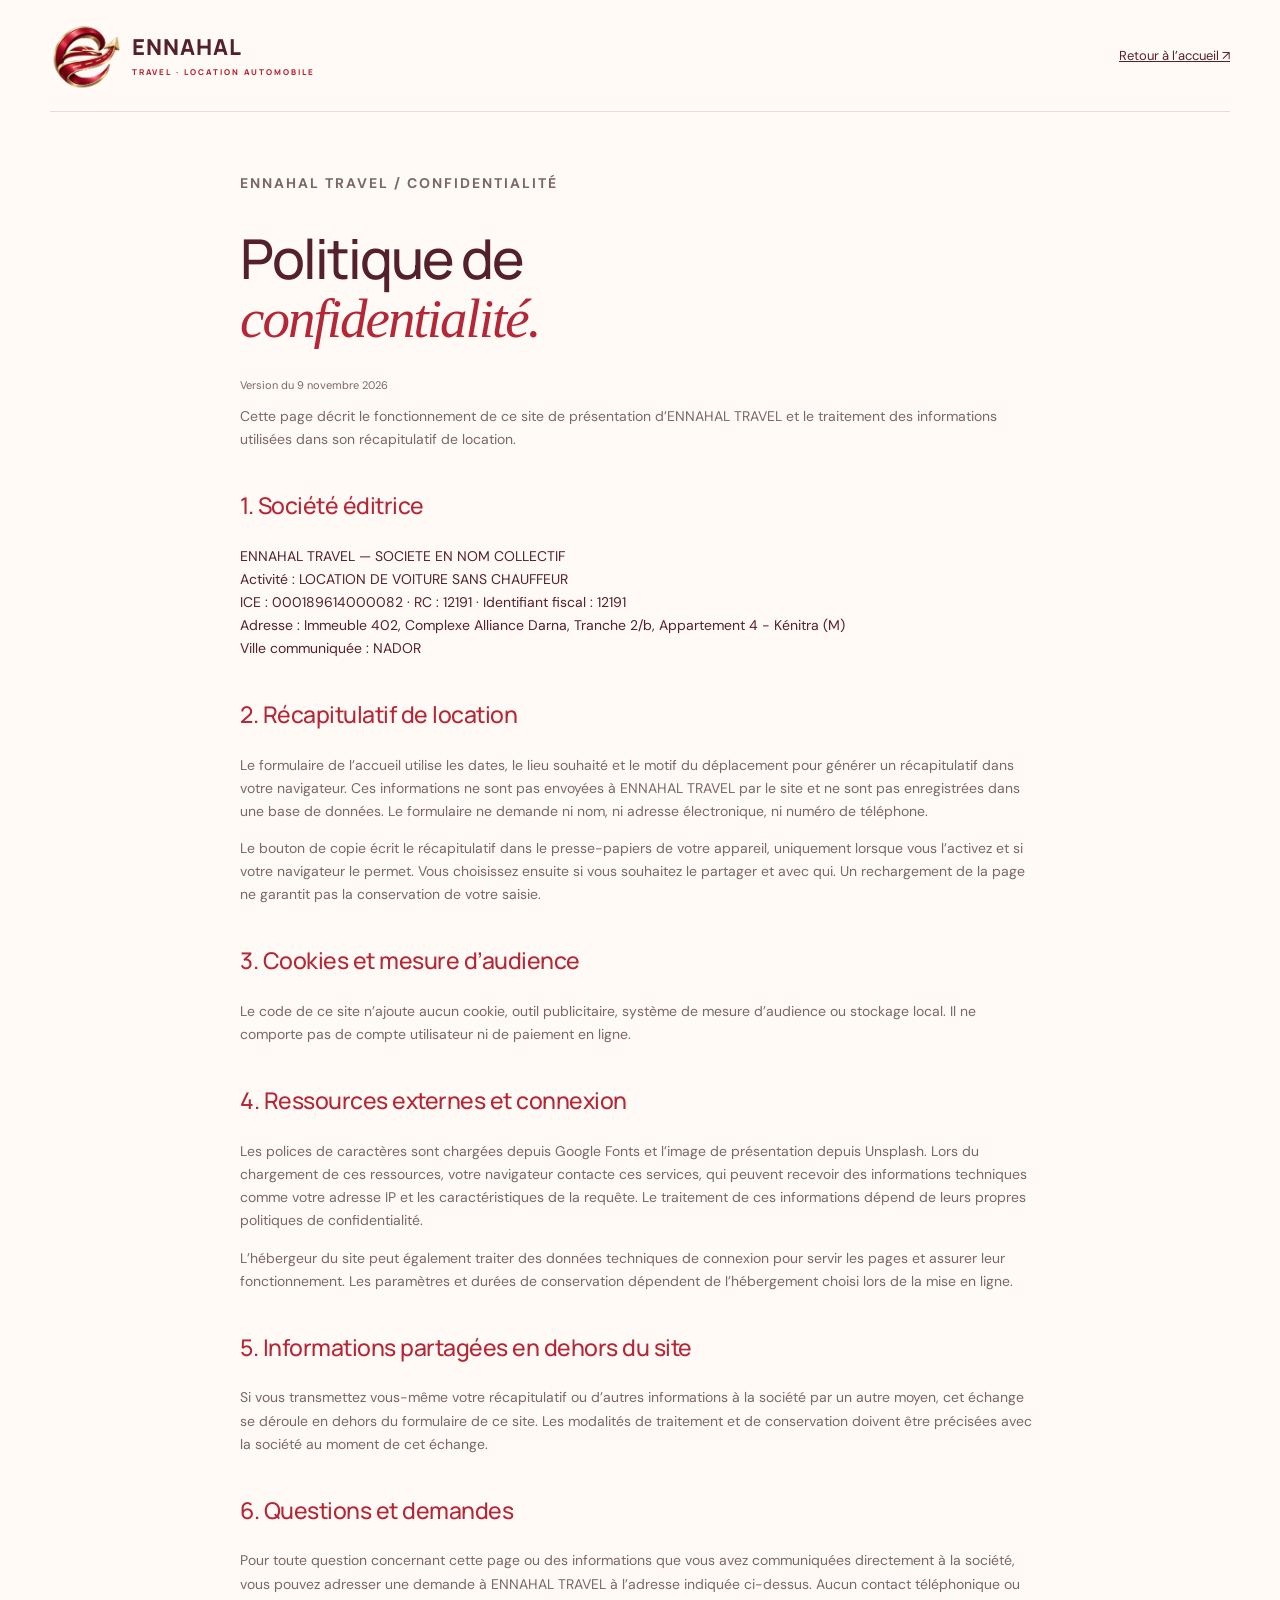
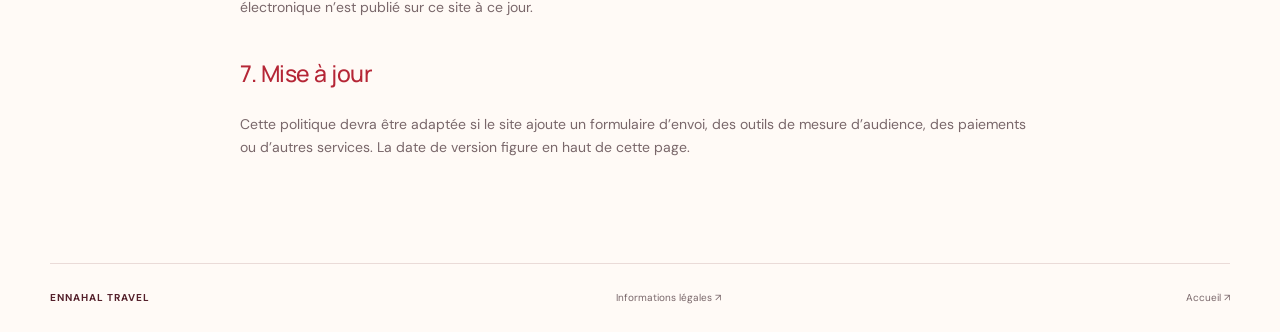
<file: privacy.html>
<!doctype html>
<html lang="fr"><head><meta charset="utf-8"><meta name="viewport" content="width=device-width, initial-scale=1"><meta name="theme-color" content="#b52636"><title>Politique de confidentialité | ENNAHAL TRAVEL</title><meta name="description" content="Découvrez comment le site ENNAHAL TRAVEL traite les informations de navigation et les données du récapitulatif de location."><link rel="icon" href="assets/ennahal-logo-3d-red.png" type="image/png"><link rel="stylesheet" href="styles.css"></head><body><header class="header wrap"><a class="brand" href="index.html"><img class="brand-logo" src="assets/ennahal-logo-3d-red.png" alt="" width="72" height="72"><span>ENNAHAL<span class="brand-sub">TRAVEL · LOCATION AUTOMOBILE</span></span></a><a class="back" href="index.html">Retour à l’accueil ↗</a></header><main class="policy wrap"><p class="eyebrow">ENNAHAL TRAVEL / CONFIDENTIALITÉ</p><h1>Politique de<br><em>confidentialité.</em></h1><p class="updated">Version du 9 novembre 2026</p><p>Cette page décrit le fonctionnement de ce site de présentation d’ENNAHAL TRAVEL et le traitement des informations utilisées dans son récapitulatif de location.</p><h2>1. Société éditrice</h2><address>ENNAHAL TRAVEL — SOCIETE EN NOM COLLECTIF<br>Activité : LOCATION DE VOITURE SANS CHAUFFEUR<br>ICE : 000189614000082 · RC : 12191 · Identifiant fiscal : 12191<br>Adresse : Immeuble 402, Complexe Alliance Darna, Tranche 2/b, Appartement 4 - Kénitra (M)<br>Ville communiquée : NADOR</address><h2>2. Récapitulatif de location</h2><p>Le formulaire de l’accueil utilise les dates, le lieu souhaité et le motif du déplacement pour générer un récapitulatif dans votre navigateur. Ces informations ne sont pas envoyées à ENNAHAL TRAVEL par le site et ne sont pas enregistrées dans une base de données. Le formulaire ne demande ni nom, ni adresse électronique, ni numéro de téléphone.</p><p>Le bouton de copie écrit le récapitulatif dans le presse-papiers de votre appareil, uniquement lorsque vous l’activez et si votre navigateur le permet. Vous choisissez ensuite si vous souhaitez le partager et avec qui. Un rechargement de la page ne garantit pas la conservation de votre saisie.</p><h2>3. Cookies et mesure d’audience</h2><p>Le code de ce site n’ajoute aucun cookie, outil publicitaire, système de mesure d’audience ou stockage local. Il ne comporte pas de compte utilisateur ni de paiement en ligne.</p><h2>4. Ressources externes et connexion</h2><p>Les polices de caractères sont chargées depuis Google Fonts et l’image de présentation depuis Unsplash. Lors du chargement de ces ressources, votre navigateur contacte ces services, qui peuvent recevoir des informations techniques comme votre adresse IP et les caractéristiques de la requête. Le traitement de ces informations dépend de leurs propres politiques de confidentialité.</p><p>L’hébergeur du site peut également traiter des données techniques de connexion pour servir les pages et assurer leur fonctionnement. Les paramètres et durées de conservation dépendent de l’hébergement choisi lors de la mise en ligne.</p><h2>5. Informations partagées en dehors du site</h2><p>Si vous transmettez vous-même votre récapitulatif ou d’autres informations à la société par un autre moyen, cet échange se déroule en dehors du formulaire de ce site. Les modalités de traitement et de conservation doivent être précisées avec la société au moment de cet échange.</p><h2>6. Questions et demandes</h2><p>Pour toute question concernant cette page ou des informations que vous avez communiquées directement à la société, vous pouvez adresser une demande à ENNAHAL TRAVEL à l’adresse indiquée ci-dessus. Aucun contact téléphonique ou électronique n’est publié sur ce site à ce jour.</p><h2>7. Mise à jour</h2><p>Cette politique devra être adaptée si le site ajoute un formulaire d’envoi, des outils de mesure d’audience, des paiements ou d’autres services. La date de version figure en haut de cette page.</p></main><footer class="wrap footer"><a class="footer-name" href="index.html">ENNAHAL TRAVEL</a><a href="index.html#entreprise">Informations légales ↗</a><a href="index.html">Accueil ↗</a></footer></body></html>
</file>
<file: styles.css>
@import url('https://fonts.googleapis.com/css2?family=DM+Sans:wght@400;500;600;700&family=Manrope:wght@400;500;600;700;800&display=swap');
:root{--cream:#fffaf6;--ink:#54202b;--muted:#79676a;--line:#eadbd8;--champagne:#f5c9ae}*{box-sizing:border-box}html{scroll-behavior:smooth;scroll-padding-top:30px}body{margin:0;background:var(--cream);color:var(--ink);font-family:'DM Sans',sans-serif;font-size:15px;line-height:1.65}a{color:inherit;text-decoration:none}button,input,select{font:inherit}button,a,input,select,summary{-webkit-tap-highlight-color:transparent}a:focus-visible,button:focus-visible,summary:focus-visible,input:focus-visible,select:focus-visible{outline:3px solid #bd3042;outline-offset:5px}.wrap{max-width:1320px;width:calc(100% - 100px);margin:auto}.header{height:112px;display:flex;align-items:center;justify-content:space-between;gap:30px}.brand{display:flex;align-items:center;gap:12px;font-family:Manrope,sans-serif;font-size:22px;letter-spacing:1px;font-weight:800;line-height:1.2}.brand-sub{display:block;font-size:8px;letter-spacing:2px;margin-top:7px}.brand-icon{display:block;font-size:48px;line-height:1;font-weight:500;position:relative}.brand-icon span{font-size:24px;position:absolute;right:-5px;top:-5px}.header nav{display:flex;gap:30px;font-size:12px}.header nav a:hover,.footer a:hover{text-decoration:underline}.button{border:0;background:var(--ink);color:white;padding:18px 25px;display:inline-flex;align-items:center;justify-content:space-between;gap:36px;font-weight:500;font-size:13px;cursor:pointer;border-radius:3px;transition:background .2s,transform .2s}.button:hover{background:#971b2c;transform:translateY(-2px)}.button span{font-size:19px}.button.small{font-size:11px;padding:12px 18px;gap:20px}.hero{display:grid;grid-template-columns:1fr 1.02fr;gap:55px;padding:35px 0 65px;align-items:center}.eyebrow{font-size:10px;letter-spacing:2px;font-weight:700;margin:0 0 25px}.dot{display:inline-block;width:7px;height:7px;background:#c73043;border-radius:50%;margin-right:7px}h1,h2,h3,p{margin-top:0}h1,h2,h3{font-family:Manrope,sans-serif}h1{font-size:clamp(60px,6.8vw,96px);font-weight:500;line-height:1.05;letter-spacing:-6px;margin-bottom:28px}em{font-family:Georgia,serif;font-weight:400}h1 em{color:#bd263a}.intro{max-width:345px;font-size:15px;color:var(--muted);margin-bottom:28px}.hero-note{display:flex;gap:13px;align-items:center;font-size:10px;color:var(--muted);margin-top:35px;letter-spacing:.3px}.hero-note span{font-size:27px}.hero-visual{position:relative;height:600px;border-radius:120px 5px 5px 5px;overflow:hidden;background:#71303e}.hero-visual img{width:100%;height:100%;object-fit:cover;object-position:48% center}.image-shade{position:absolute;inset:0;background:linear-gradient(180deg,#54162715 20%,#3e1028b8 100%)}.visual-top{position:absolute;top:35px;right:30px;color:white;letter-spacing:2px;font-size:9px}.visual-bottom{position:absolute;left:35px;right:35px;bottom:48px;display:flex;justify-content:space-between;align-items:center;color:white;font-size:24px;line-height:1.4;font-family:Manrope,sans-serif}.round-arrow{border:1px solid #ffffff70;border-radius:50%;padding:8px 17px;font-size:25px}.photo-label{position:absolute;bottom:16px;left:35px;color:#fff9;font-size:8px;letter-spacing:2px}.ribbon{background:var(--ink);color:#fff3e7;padding:23px 0}.ribbon .wrap{display:flex;justify-content:space-between;align-items:center;gap:20px;font-size:10px;letter-spacing:2px}.ribbon span:nth-child(even){font-size:20px;color:var(--champagne)}.section{padding:95px 0}.section-heading{display:grid;grid-template-columns:1fr 2fr 1.3fr;gap:35px;align-items:start}h2{font-size:42px;line-height:1.25;letter-spacing:-1.8px;font-weight:500;margin-bottom:25px}.section-heading>p:last-child{color:var(--muted);font-size:13px;padding-top:6px}.features{display:grid;grid-template-columns:repeat(3,1fr);gap:40px;margin-top:40px}.features article{border-top:1px solid var(--line);padding-top:25px}.feature-number{font-size:11px;color:#b52636}.features h3{font-size:21px;font-weight:500;margin:25px 0 10px}.features p{font-size:13px;color:var(--muted);max-width:300px}.journey{background:#f8eae5;padding:80px 0}.journey-grid{display:grid;grid-template-columns:1fr 1fr;gap:100px;align-items:center}.journey h2{font-size:45px}.journey p:not(.eyebrow){color:var(--muted);max-width:370px;font-size:14px}.journey .fine{font-size:11px!important;margin-top:30px}.trip-form{padding:35px;background:var(--cream);border:1px solid #eddbd5;border-radius:5px}.form-title{display:flex;justify-content:space-between;font-family:Manrope,sans-serif;font-size:20px;margin-bottom:25px}.form-row{display:grid;grid-template-columns:1fr 1fr;gap:15px}label{display:block;font-size:11px;font-weight:600;margin-bottom:18px}input,select{display:block;width:100%;min-width:0;background:transparent;color:var(--ink);border:1px solid #dfc8c3;border-radius:2px;padding:12px 10px;margin-top:7px;font-size:13px}.trip-form .button{width:100%;margin-top:7px}#trip-result{padding-top:20px}#trip-result p{white-space:pre-line;font-size:13px}.copy-button{background:transparent;border:0;padding:0;color:var(--ink);text-decoration:underline;cursor:pointer}.faq{display:grid;grid-template-columns:1fr 1.4fr;gap:90px}.faq-list{border-top:1px solid var(--line)}details{border-bottom:1px solid var(--line);padding:20px 0}summary{cursor:pointer;list-style:none;font-size:14px;display:flex;justify-content:space-between;gap:20px}summary::-webkit-details-marker{display:none}summary:after{content:'+';font-size:20px}details[open] summary:after{content:'−'}details p{font-size:13px;color:var(--muted);margin:14px 30px 0 0}.company{border-top:1px solid var(--line);padding-top:55px;padding-bottom:65px;display:grid;grid-template-columns:1fr 1fr;gap:80px}.company h2{font-size:30px;letter-spacing:-1px;margin-bottom:10px}.company p{font-size:13px;color:var(--muted)}.accent{color:#c73043}.city-tag{display:inline-block;border:1px solid var(--line);border-radius:30px;padding:5px 13px;font-size:9px;letter-spacing:1px;margin-top:10px}dl{margin:0}dt{font-size:10px;color:var(--muted);margin-bottom:5px}dd{margin:0;font-size:12px}dl>div{margin-bottom:22px}.legal-numbers{display:flex;gap:30px;flex-wrap:wrap}.footer{border-top:1px solid var(--line);padding:26px 0;display:flex;justify-content:space-between;gap:20px;font-size:10px;color:var(--muted)}.footer-name{font-weight:700;color:var(--ink);letter-spacing:1px}.policy{max-width:800px;padding:60px 0 90px}.policy h1{font-size:55px;letter-spacing:-2px;margin-top:35px}.policy h2{font-size:23px;letter-spacing:-.5px;margin-top:40px}.policy p,.policy li{color:var(--muted);font-size:14px}.back{font-size:13px;text-decoration:underline}.policy .updated{font-size:11px}.policy address{font-style:normal;font-size:14px}.policy ul{padding-left:20px}@media(min-width:1500px){.hero-visual{height:660px}}@media(max-width:1000px){.wrap{width:calc(100% - 48px)}.header nav{gap:15px}.header .small{display:none}.hero{gap:30px}.hero-visual{height:530px}h1{font-size:70px}.section-heading{grid-template-columns:1fr 2fr}.section-heading>p:last-child{grid-column:2}.journey-grid{gap:40px}.faq{gap:40px}.company{gap:40px}.visual-bottom{font-size:20px}}@media(max-width:640px){.wrap{width:calc(100% - 40px)}.header{height:95px;gap:15px}.brand{font-size:17px}.brand-sub{font-size:6px;letter-spacing:1.5px}.brand-icon{font-size:40px}.header nav{gap:15px;font-size:10px}.header nav a:first-child{display:none}.hero{grid-template-columns:1fr;padding-top:25px;gap:35px;padding-bottom:35px}h1{font-size:76px;letter-spacing:-4px}.eyebrow{font-size:8px;letter-spacing:1.5px}.hero .intro{max-width:310px}.hero-note{margin-top:20px}.hero-visual{height:430px;border-top-left-radius:95px}.ribbon .wrap{font-size:8px;gap:12px;flex-wrap:wrap;justify-content:center}.ribbon span:last-child,.ribbon span:nth-last-child(2){display:none}.section{padding:60px 0}.section-heading{display:block}h2{font-size:36px}.section-heading>p:last-child{max-width:340px}.features{grid-template-columns:1fr;gap:16px;margin-top:25px}.features h3{margin-top:12px}.features p{max-width:100%}.journey{padding:55px 0}.journey-grid,.faq,.company{grid-template-columns:1fr;gap:30px}.journey h2{font-size:37px}.trip-form{padding:23px}.form-row{gap:10px}.faq{gap:15px}.company{padding-top:40px;padding-bottom:35px}.footer{flex-wrap:wrap;justify-content:flex-start;gap:16px 25px}.footer-name{width:100%}.policy{padding-top:30px}.policy h1{font-size:40px}.legal-numbers{gap:20px}}@media(prefers-reduced-motion:reduce){html{scroll-behavior:auto}.button{transition:none}}

/* Sculpted 3D brand emblem. */
.brand-logo{display:block;width:72px;height:72px;object-fit:contain;flex-shrink:0}.brand{gap:10px}@media(max-width:640px){.brand-logo{width:52px;height:52px}.brand{gap:6px}}@media(max-width:380px){.header nav{gap:9px}.brand{font-size:15px}.brand-logo{width:44px;height:44px}}

/* Ruby red identity with warm ivory and champagne accents. */
:root{--red:#b52636;--red-deep:#7b1729}
.header{border-bottom:1px solid var(--line)}
.brand-sub{color:var(--red)}
.button{background:linear-gradient(135deg,#c82d40,#a31d30);border-radius:7px;box-shadow:0 5px 14px #a31d3015}
.button:hover{background:linear-gradient(135deg,#ad2033,#861529);box-shadow:0 7px 18px #a31d3025}
.ribbon{background:linear-gradient(110deg,#78192b,#ac2437 55%,#82182a)}
.hero-visual{box-shadow:0 18px 45px #6e23351a}
.journey{background:radial-gradient(ellipse at top left,#fff4ec,transparent 65%),#f8eae5}
.trip-form{border-radius:14px;box-shadow:0 18px 40px #6e233509}
.feature-number{color:var(--red)}
.city-tag{background:#f9e8e3;color:#9b2637;border-color:#edcbc4}
.faq-list summary:hover,.header nav a:hover{color:var(--red)}
.policy h1 em,.policy h2{color:var(--red)}
</file>
